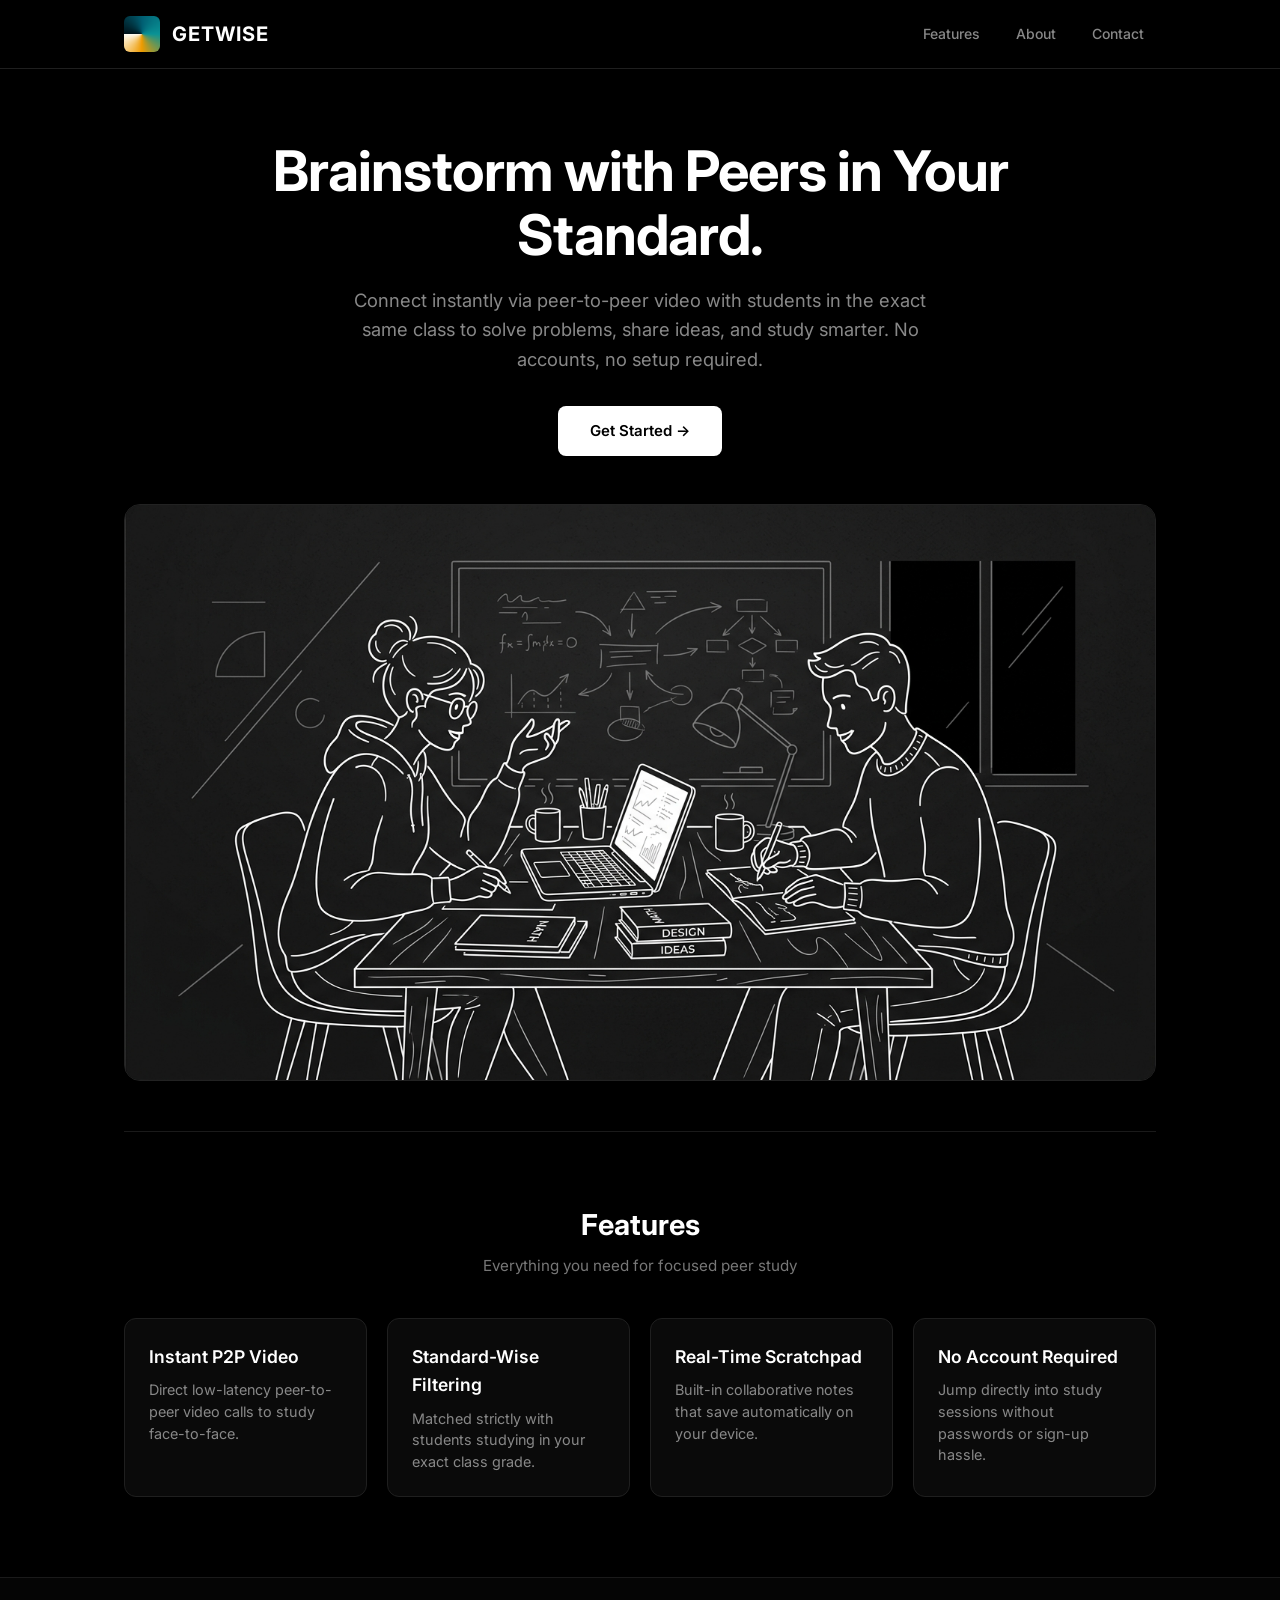
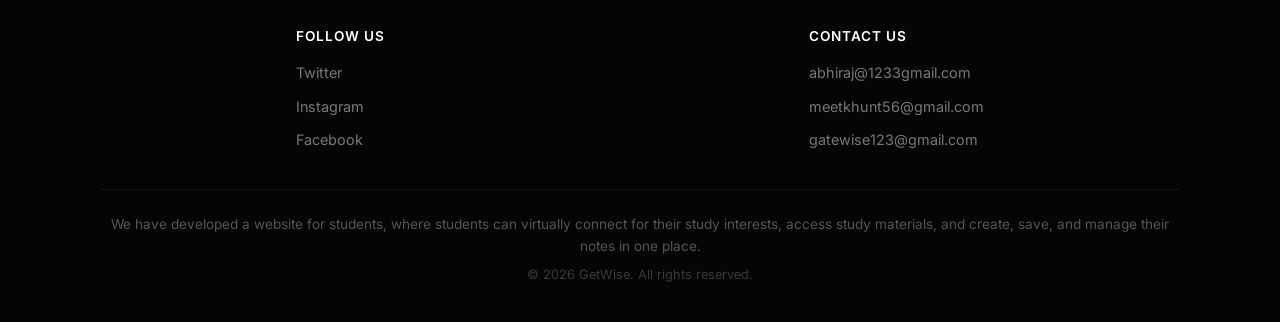
<file: index.html>
<!doctype html>
<html lang="en">

<head>
	<meta charset="utf-8" />
	<meta name="viewport" content="width=device-width, initial-scale=1" />
	<title>GetWise — Brainstorm with Peers</title>
	<meta name="description" content="Connect instantly via peer-to-peer video with students in the exact same class." />
	<link rel="icon" href="assets/icons/favicon.ico" />
	<link rel="preconnect" href="https://fonts.googleapis.com">
	<link rel="preconnect" href="https://fonts.gstatic.com" crossorigin>
	<link href="https://fonts.googleapis.com/css2?family=Inter:wght@400;500;600;700&display=swap" rel="stylesheet">
	<link rel="stylesheet" href="css/styles.css" />
</head>

<body>
	<header class="header">
		<nav class="navbar">
			<div class="logo-container">
				<img src="assets/images/logo.png" alt="GetWise Logo" class="logo-img">
				<a href="index.html" class="logo">GETWISE</a>
			</div>

			<ul class="nav-links">
				<li><a href="#features">Features</a></li>
				<li><a href="#about">About</a></li>
				<li><a href="#contact">Contact</a></li>
			</ul>
		</nav>
	</header>

	<main>
		<!-- Hero Section -->
		<section class="hero-container">
			<div id="hero">
				<h1>Brainstorm with Peers in Your Standard.</h1>
				<p>Connect instantly via peer-to-peer video with students in the exact same class to solve problems, share ideas, and study smarter. No accounts, no setup required.</p>
				<a href="templates/room.html" class="cta">Get Started &rarr;</a>
			</div>

			<div class="hero-illustration">
				<img src="assets/images/study-illustration.jpg" alt="Students studying together illustration">
			</div>
		</section>

		<!-- Features Section -->
		<section id="features">
			<h2>Features</h2>
			<p class="features-subtitle">Everything you need for focused peer study</p>

			<div class="features-grid">
				<div class="feature-card">
					<h3>Instant P2P Video</h3>
					<p>Direct low-latency peer-to-peer video calls to study face-to-face.</p>
				</div>
				<div class="feature-card">
					<h3>Standard-Wise Filtering</h3>
					<p>Matched strictly with students studying in your exact class grade.</p>
				</div>
				<div class="feature-card">
					<h3>Real-Time Scratchpad</h3>
					<p>Built-in collaborative notes that save automatically on your device.</p>
				</div>
				<div class="feature-card">
					<h3>No Account Required</h3>
					<p>Jump directly into study sessions without passwords or sign-up hassle.</p>
				</div>
			</div>
		</section>
	</main>

	<!-- Footer Section -->
	<footer id="contact">
		<div class="footer-content">
			<div class="footer-section">
				<h3>Follow Us</h3>
				<ul class="footer-links">
					<li><a href="https://twitter.com" target="_blank" rel="noopener noreferrer">Twitter</a></li>
					<li><a href="https://instagram.com" target="_blank" rel="noopener noreferrer">Instagram</a></li>
					<li><a href="https://facebook.com" target="_blank" rel="noopener noreferrer">Facebook</a></li>
				</ul>
			</div>

			<div class="footer-section">
				<h3>Contact Us</h3>
				<ul class="footer-links">
					<li><a href="mailto:abhiraj@1233gmail.com">abhiraj@1233gmail.com</a></li>
					<li><a href="mailto:meetkhunt56@gmail.com">meetkhunt56@gmail.com</a></li>
					<li><a href="mailto:gatewise123@gmail.com">gatewise123@gmail.com</a></li>
				</ul>
			</div>
		</div>

		<div class="footer-bottom">
			<p id="about">We have developed a website for students, where students can virtually connect for their study interests, access study materials, and create, save, and manage their notes in one place.</p>
			<p class="copyright">&copy; 2026 GetWise. All rights reserved.</p>
		</div>
	</footer>

	<script> 
		console.log('GetWise loaded');
	</script>
</body>

</html>
</file>
<file: css/styles.css>
/* ==========================================================================
   GetWise - Minimal Black & White Theme
   ========================================================================== */

/* Base Reset */
* {
    margin: 0;
    padding: 0;
    box-sizing: border-box;
}

body {
    font-family: 'Inter', -apple-system, BlinkMacSystemFont, 'Segoe UI', Roboto, sans-serif;
    background-color: #000000;
    color: #ededed;
    display: flex;
    flex-direction: column;
    min-height: 100vh;
    line-height: 1.6;
    -webkit-font-smoothing: antialiased;
}

/* Header & Navbar */
.header {
    position: sticky;
    top: 0;
    z-index: 100;
    background: rgba(0, 0, 0, 0.85);
    backdrop-filter: blur(10px);
    -webkit-backdrop-filter: blur(10px);
    border-bottom: 1px solid #1f1f1f;
}

.navbar {
    width: 100%;
    max-width: 1080px;
    margin: 0 auto;
    display: flex;
    align-items: center;
    justify-content: space-between;
    padding: 16px 24px;
}

.logo-container {
    display: flex;
    align-items: center;
    gap: 12px;
    text-decoration: none;
}

.logo-img {
    width: 36px;
    height: 36px;
    object-fit: contain;
    border-radius: 6px;
}

.logo {
    font-size: 20px;
    font-weight: 700;
    color: #ffffff;
    letter-spacing: 1px;
    text-decoration: none;
}

.nav-links {
    display: flex;
    align-items: center;
    gap: 12px;
    list-style: none;
}

.nav-links a {
    color: #888888;
    text-decoration: none;
    font-size: 14px;
    font-weight: 500;
    padding: 6px 12px;
    border-radius: 6px;
    transition: color 0.2s ease, background-color 0.2s ease;
}

.nav-links a:hover {
    color: #ffffff;
    background-color: #141414;
}

/* Main Content Container */
main {
    flex: 1;
    width: 100%;
    max-width: 1080px;
    margin: 0 auto;
    padding: 0 24px;
}

/* Hero Section */
.hero-container {
    text-align: center;
    padding: 70px 0 50px;
}

#hero h1 {
    font-size: clamp(2.2rem, 4.5vw, 3.5rem);
    font-weight: 700;
    color: #ffffff;
    letter-spacing: -1px;
    line-height: 1.15;
    margin-bottom: 18px;
    max-width: 820px;
    margin-left: auto;
    margin-right: auto;
}

#hero p {
    font-size: clamp(1rem, 1.8vw, 1.15rem);
    color: #888888;
    max-width: 620px;
    margin: 0 auto 32px;
}

/* High Contrast CTA Button */
.cta {
    display: inline-block;
    padding: 13px 32px;
    background-color: #ffffff;
    color: #000000;
    text-decoration: none;
    font-size: 15px;
    font-weight: 600;
    border-radius: 8px;
    transition: background-color 0.2s ease, transform 0.15s ease;
}

.cta:hover {
    background-color: #e5e5e5;
    transform: translateY(-2px);
}

.cta:active {
    transform: translateY(0);
}

/* Hero Illustration */
.hero-illustration {
    margin-top: 48px;
    border-radius: 16px;
    overflow: hidden;
    border: 1px solid #222222;
    background-color: #080808;
    box-shadow: 0 20px 40px rgba(0, 0, 0, 0.8);
}

.hero-illustration img {
    width: 100%;
    height: auto;
    display: block;
}

/* Features Section */
#features {
    padding: 70px 0 80px;
    border-top: 1px solid #1a1a1a;
}

#features h2 {
    text-align: center;
    font-size: 1.8rem;
    font-weight: 700;
    color: #ffffff;
    margin-bottom: 6px;
}

.features-subtitle {
    text-align: center;
    color: #777777;
    font-size: 0.95rem;
    margin-bottom: 40px;
}

.features-grid {
    display: grid;
    grid-template-columns: repeat(auto-fit, minmax(230px, 1fr));
    gap: 20px;
}

.feature-card {
    background-color: #0a0a0a;
    border: 1px solid #1f1f1f;
    border-radius: 12px;
    padding: 24px;
    transition: border-color 0.2s ease, background-color 0.2s ease;
}

.feature-card:hover {
    border-color: #383838;
    background-color: #111111;
}

.feature-card h3 {
    font-size: 1.1rem;
    font-weight: 600;
    color: #ffffff;
    margin-bottom: 8px;
}

.feature-card p {
    font-size: 0.9rem;
    color: #888888;
    line-height: 1.5;
}

/* Footer */
footer {
    border-top: 1px solid #1a1a1a;
    background-color: #050505;
    padding: 48px 24px 28px;
}

.footer-content {
    max-width: 1080px;
    margin: 0 auto 36px;
    display: flex;
    justify-content: space-around;
    gap: 32px;
    flex-wrap: wrap;
}

.footer-section h3 {
    font-size: 0.85rem;
    font-weight: 600;
    text-transform: uppercase;
    letter-spacing: 1px;
    color: #ffffff;
    margin-bottom: 12px;
}

.footer-links {
    list-style: none;
    display: flex;
    flex-direction: column;
    gap: 8px;
}

.footer-links a {
    color: #777777;
    text-decoration: none;
    font-size: 0.9rem;
    transition: color 0.2s ease;
}

.footer-links a:hover {
    color: #ffffff;
}

.footer-bottom {
    max-width: 1080px;
    margin: 0 auto;
    padding-top: 24px;
    border-top: 1px solid #141414;
    text-align: center;
}

.footer-bottom p {
    color: #555555;
    font-size: 0.85rem;
    line-height: 1.6;
    margin-bottom: 8px;
}

.footer-bottom .copyright {
    color: #3a3a3a;
    font-size: 0.8rem;
}

/* Responsive */
@media (max-width: 768px) {
    .navbar {
        padding: 14px 18px;
    }

    .hero-container {
        padding: 50px 0 36px;
    }

    .hero-illustration {
        margin-top: 32px;
    }

    .footer-content {
        flex-direction: column;
        text-align: center;
    }
}
</file>
